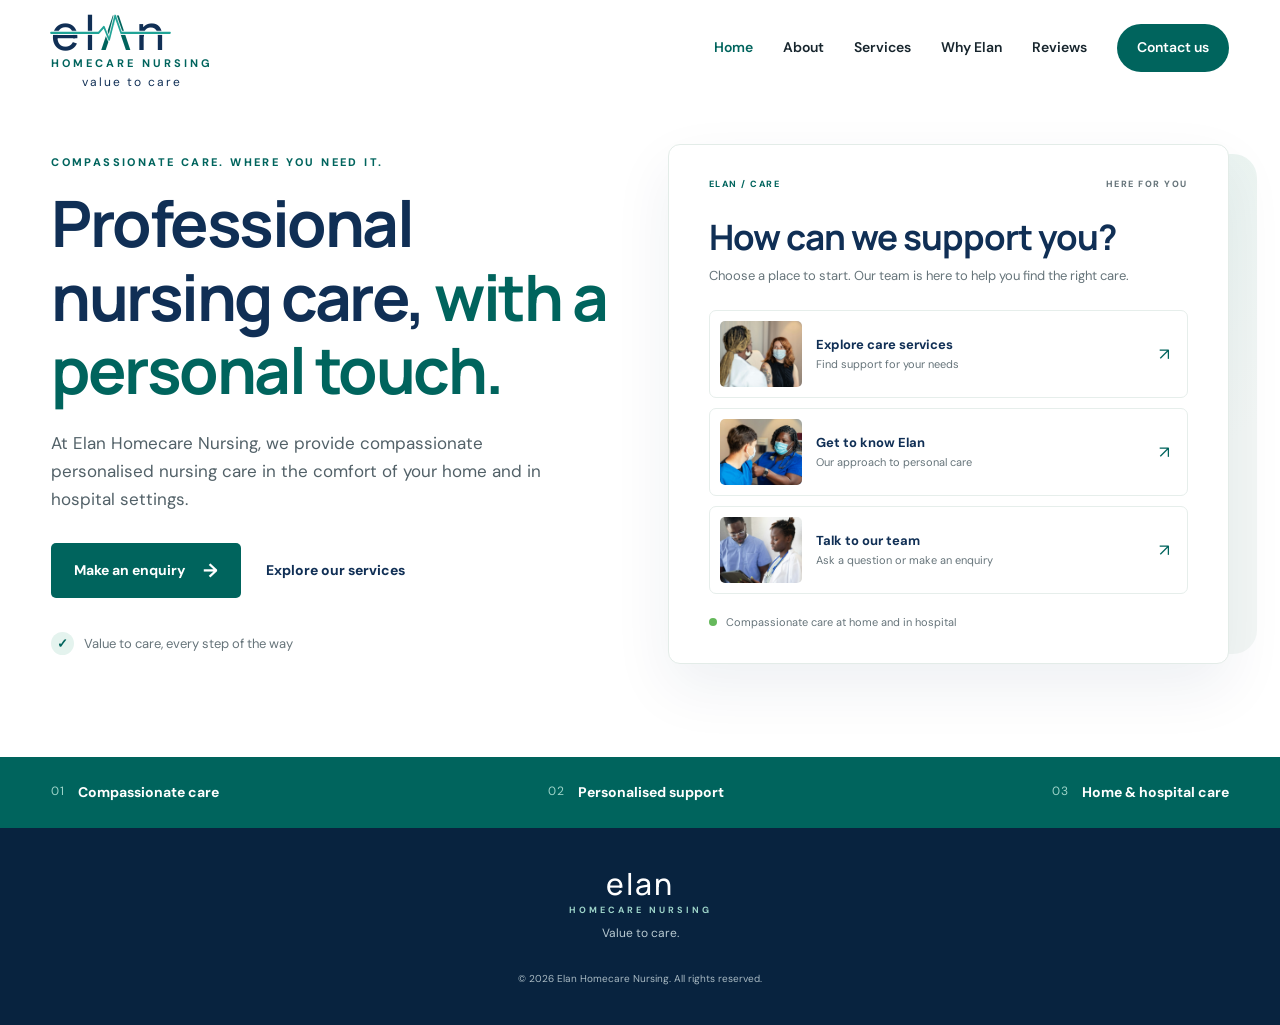
<file: index.html>
<!DOCTYPE html>
<html lang="en">
<head>
  <meta charset="UTF-8">
  <meta name="viewport" content="width=device-width, initial-scale=1.0">
  <meta name="description" content="Elan Homecare Nursing provides compassionate, personalised nursing care at home and in hospital settings.">
  <title>Elan Homecare Nursing | Value to Care</title>
  <link rel="preconnect" href="https://fonts.googleapis.com">
  <link rel="preconnect" href="https://fonts.gstatic.com" crossorigin>
  <link href="https://fonts.googleapis.com/css2?family=DM+Sans:wght@400;500;600;700&family=Manrope:wght@400;500;600;700;800&display=swap" rel="stylesheet">
  <link rel="stylesheet" href="style.css">
</head>
<body>
  <header class="site-header">
    <a class="brand" href="#home" aria-label="Elan Homecare Nursing home">
      <span class="brand-name">
        el<span class="brand-a">Λ</span>n
        <svg class="brand-pulse" viewBox="0 0 180 56" preserveAspectRatio="none" aria-hidden="true">
          <path class="brand-pulse-halo" d="M0 29H72L80 22L88 37L97 9L106 29H180"></path>
          <path class="brand-pulse-line" d="M0 29H72L80 22L88 37L97 9L106 29H180"></path>
        </svg>
      </span>
      <span class="brand-sub">HOMECARE NURSING</span>
      <span class="brand-tag">value to care</span>
    </a>
    <button class="menu-toggle" id="menuToggle" aria-label="Open navigation" aria-expanded="false">☰</button>
    <nav class="nav" id="mainNav">
      <a href="#home">Home</a>
      <a href="#about">About</a>
      <a href="#services">Services</a>
      <a href="#why-us">Why Elan</a>
      <a href="#reviews">Reviews</a>
      <a href="#contact" class="nav-cta">Contact us</a>
    </nav>
  </header>

  <main>
    <section class="hero" id="home">
      <div class="hero-copy">
        <p class="eyebrow">COMPASSIONATE CARE. WHERE YOU NEED IT.</p>
        <h1>Professional nursing care, <span>with a personal touch.</span></h1>
        <p class="hero-intro">At Elan Homecare Nursing, we provide compassionate personalised nursing care in the comfort of your home and in hospital settings.</p>
        <div class="hero-actions">
          <a class="button button-primary" href="#contact">Make an enquiry <span>→</span></a>
          <a class="text-link" href="#services">Explore our services</a>
        </div>
        <div class="hero-note"><span class="note-mark">✓</span> Value to care, every step of the way</div>
      </div>
      <div class="hero-visual">
        <div class="pathways-panel">
          <div class="pathways-kicker"><span class="pathways-mark">ELAN / CARE</span><span>HERE FOR YOU</span></div>
          <h2>How can we support you?</h2>
          <p>Choose a place to start. Our team is here to help you find the right care.</p>
          <div class="pathway-links">
            <a class="pathway-link" href="#services">
              <img class="pathway-image" src="assets/palliative-care.jpg" alt="">
              <span><strong>Explore care services</strong><small>Find support for your needs</small></span>
              <span class="pathway-arrow" aria-hidden="true">↗</span>
            </a>
            <a class="pathway-link" href="#about">
              <img class="pathway-image" src="assets/elan-team.jpg" alt="">
              <span><strong>Get to know Elan</strong><small>Our approach to personal care</small></span>
              <span class="pathway-arrow" aria-hidden="true">↗</span>
            </a>
            <a class="pathway-link" href="#contact">
              <img class="pathway-image" src="assets/care-coordination.jpg" alt="">
              <span><strong>Talk to our team</strong><small>Ask a question or make an enquiry</small></span>
              <span class="pathway-arrow" aria-hidden="true">↗</span>
            </a>
          </div>
          <div class="pathways-footer"><span class="caption-dot"></span> Compassionate care at home and in hospital</div>
        </div>
      </div>
    </section>

    <section class="trust-strip" aria-label="Our care approach">
      <div><span>01</span><strong>Compassionate care</strong></div>
      <div><span>02</span><strong>Personalised support</strong></div>
      <div><span>03</span><strong>Home & hospital care</strong></div>
    </section>

    <section class="section about-section" id="about">
      <div class="section-image">
        <img src="assets/elan-team.jpg" alt="Nurse in blue scrubs speaking with a patient" loading="lazy">
        <div class="image-stamp"><strong>ELAN</strong><span>VALUE TO CARE</span></div>
      </div>
      <div class="section-copy">
        <p class="eyebrow">ABOUT ELAN</p>
        <h2>Care centred around <span>you.</span></h2>
        <p>At Elan Homecare Nursing, we believe that care should be compassionate, personalised and delivered with dignity. We provide nursing care in the comfort of your home and in hospital settings.</p>
        <p>Our focus is on supporting patients and coordinating care in a way that responds to their individual needs.</p>
        <a class="text-link" href="#contact">Talk to our team <span>→</span></a>
      </div>
    </section>

    <section class="section services-section" id="services">
      <div class="section-heading">
        <p class="eyebrow">HOW WE CAN HELP</p>
        <h2>Our nursing <span>services</span></h2>
        <p>Personalised nursing support for different care needs.</p>
      </div>
      <div class="service-grid">
        <a class="service-card" href="#contact" data-service="Palliative care">
          <span class="service-number">01</span>
          <img class="service-image" src="assets/palliative-care.jpg" alt="Nurse speaking with a patient during a care visit" loading="lazy">
          <div class="service-card-content"><div class="service-icon" aria-hidden="true">♡</div><h3>Palliative care</h3><p>Compassionate support focused on comfort, dignity and quality of life.</p><span class="service-card-action">Enquire about this service <span aria-hidden="true">→</span></span></div>
        </a>
        <a class="service-card" href="#contact" data-service="Chronic illness management">
          <span class="service-number">02</span>
          <img class="service-image" src="assets/chronic-care.jpg" alt="Nurse checking a patient's blood pressure" loading="lazy">
          <div class="service-card-content"><div class="service-icon" aria-hidden="true">✚</div><h3>Chronic illness management</h3><p>Nursing support for people living with ongoing health conditions.</p><span class="service-card-action">Enquire about this service <span aria-hidden="true">→</span></span></div>
        </a>
        <a class="service-card" href="#contact" data-service="Post-hospitalisation care">
          <span class="service-number">03</span>
          <img class="service-image" src="assets/recovery-care.jpg" alt="Care team supporting a patient during recovery" loading="lazy">
          <div class="service-card-content"><div class="service-icon" aria-hidden="true">⌂</div><h3>Post-hospitalisation care</h3><p>Support for patients as they continue their recovery after hospitalisation.</p><span class="service-card-action">Enquire about this service <span aria-hidden="true">→</span></span></div>
        </a>
        <a class="service-card" href="#contact" data-service="Nursing procedures">
          <span class="service-number">04</span>
          <img class="service-image" src="assets/nursing-procedures.jpg" alt="Nurse preparing a stethoscope for a care procedure" loading="lazy">
          <div class="service-card-content"><div class="service-icon" aria-hidden="true">＋</div><h3>Nursing procedures</h3><p>Nursing procedures delivered in appropriate care settings.</p><span class="service-card-action">Enquire about this service <span aria-hidden="true">→</span></span></div>
        </a>
        <a class="service-card" href="#contact" data-service="Patient procedures">
          <span class="service-number">05</span>
          <img class="service-image" src="assets/patient-procedures.jpg" alt="Nurse providing hands-on patient care" loading="lazy">
          <div class="service-card-content"><div class="service-icon" aria-hidden="true">♡</div><h3>Patient procedures</h3><p>Patient-focused procedural support based on individual care needs.</p><span class="service-card-action">Enquire about this service <span aria-hidden="true">→</span></span></div>
        </a>
        <a class="service-card" href="#contact" data-service="Coordinated multidisciplinary care">
          <span class="service-number">06</span>
          <img class="service-image" src="assets/care-coordination.jpg" alt="Two nurses coordinating a patient's care" loading="lazy">
          <div class="service-card-content"><div class="service-icon" aria-hidden="true">⌘</div><h3>Coordinated multidisciplinary care</h3><p>Coordination of care involving the relevant members of a multidisciplinary team.</p><span class="service-card-action">Enquire about this service <span aria-hidden="true">→</span></span></div>
        </a>
      </div>
    </section>

    <section class="why-section" id="why-us">
      <div class="why-photo">
        <img src="assets/palliative-care.jpg" alt="Nurse speaking with and caring for her patient" loading="lazy">
      </div>
      <div class="why-copy">
        <p class="eyebrow">THE ELAN APPROACH</p>
        <h2>Because every person deserves <span>care that matters.</span></h2>
        <ul>
          <li><span>✓</span> Compassionate and respectful care</li>
          <li><span>✓</span> Personalised nursing support</li>
          <li><span>✓</span> Care in home and hospital settings</li>
          <li><span>✓</span> Coordinated multidisciplinary care</li>
        </ul>
        <a class="button button-light" href="#contact">Get in touch <span>→</span></a>
      </div>
    </section>

    <section class="reviews-section" id="reviews">
      <div class="reviews-inner">
        <div class="section-heading">
          <p class="eyebrow">YOUR EXPERIENCE MATTERS</p>
          <h2>Ratings &amp; <span>comments</span></h2>
          <p>Share feedback about your experience with Elan Homecare Nursing.</p>
        </div>
        <div class="reviews-grid">
          <form class="review-form" id="reviewForm">
            <h3>Leave a review</h3>
            <label for="reviewName">Your name</label>
            <input id="reviewName" name="name" type="text" maxlength="80" placeholder="Enter your name" required>
            <fieldset class="rating-field">
              <legend>Your rating</legend>
              <div class="rating-options">
                <input id="rating5" name="rating" type="radio" value="5" required>
                <label for="rating5" aria-label="5 stars">★</label>
                <input id="rating4" name="rating" type="radio" value="4">
                <label for="rating4" aria-label="4 stars">★</label>
                <input id="rating3" name="rating" type="radio" value="3">
                <label for="rating3" aria-label="3 stars">★</label>
                <input id="rating2" name="rating" type="radio" value="2">
                <label for="rating2" aria-label="2 stars">★</label>
                <input id="rating1" name="rating" type="radio" value="1">
                <label for="rating1" aria-label="1 star">★</label>
              </div>
            </fieldset>
            <label for="reviewComment">Your comments</label>
            <textarea id="reviewComment" name="comment" rows="4" maxlength="500" placeholder="Tell us about your experience" required></textarea>
            <button class="button button-primary" type="submit">Submit review <span>→</span></button>
            <small class="review-note">Once the review service is configured, submissions will be sent privately to Elan and will not be published.</small>
            <p class="review-status" id="reviewStatus" aria-live="polite"></p>
          </form>
          <div class="reviews-display review-privacy">
            <div class="review-privacy-icon" aria-hidden="true">✓</div>
            <h3>Your feedback matters</h3>
            <p>Once the review service is configured, your review will be sent privately to Elan Homecare Nursing. It will not be shown publicly on this website.</p>
          </div>
        </div>
      </div>
    </section>

    <section class="contact-section section" id="contact">
      <div class="contact-intro">
        <p class="eyebrow">WE ARE HERE TO HELP</p>
        <h2>Let's talk about <span>your care needs.</span></h2>
        <p>Contact Elan Homecare Nursing for bookings and enquiries.</p>
        <div class="contact-details">
          <a href="tel:+256779688091"><span class="contact-icon">☎</span><span><small>Call us</small>0779 688 091</span></a>
          <a href="tel:+256748499278"><span class="contact-icon">☎</span><span><small>Call us</small>0748 499 278</span></a>
          <a href="tel:+256783063799"><span class="contact-icon">☎</span><span><small>Call us</small>0783 063 799</span></a>
          <a href="mailto:elanhomenursing@gmail.com"><span class="contact-icon">✉</span><span><small>Email us</small>elanhomenursing@gmail.com</span></a>
          <details class="whatsapp-contact">
            <summary><span class="contact-icon" aria-hidden="true">☎</span><span><small>WhatsApp us</small>Choose a number</span></summary>
            <div class="whatsapp-contact-options">
              <a href="https://wa.me/256783063799" target="_blank" rel="noopener noreferrer">+256 783 063 799</a>
              <a href="https://wa.me/256779688091" target="_blank" rel="noopener noreferrer">+256 779 688 091</a>
            </div>
          </details>
        </div>
      </div>
      <form class="enquiry-form" id="enquiryForm">
        <h3>Send an enquiry</h3>
        <p>Fill in your details, then choose email or WhatsApp.</p>
        <label for="name">Your name</label>
        <input id="name" name="name" type="text" placeholder="Enter your name" required>
        <label for="location">Your location</label>
        <input id="location" name="location" type="text" placeholder="Enter your area, town or district" required>
        <label for="phone">Phone number</label>
        <input id="phone" name="phone" type="tel" placeholder="Enter your phone number" required>
        <label for="service">Service you are enquiring about</label>
        <select id="service" name="service" required>
          <option value="">Select a service</option>
          <option>Palliative care</option><option>Chronic illness management</option>
          <option>Post-hospitalisation care</option><option>Nursing procedures</option>
          <option>Patient procedures</option><option>Coordinated multidisciplinary care</option>
          <option>General enquiry</option>
        </select>
        <label for="message">Message</label>
        <textarea id="message" name="message" rows="4" placeholder="How can we help?"></textarea>
        <button class="button button-primary" type="submit" name="channel" value="email">Prepare email enquiry <span>→</span></button>
        <button class="button button-whatsapp" id="whatsappOptionsToggle" type="button" aria-expanded="false" aria-controls="whatsappOptions"><span aria-hidden="true">☎</span> Inquire on WhatsApp <span>⌄</span></button>
        <div class="whatsapp-options" id="whatsappOptions" hidden>
          <button class="button button-whatsapp-option" type="submit" name="channel" value="whatsapp-256783063799">+256 783 063 799 <span>→</span></button>
          <button class="button button-whatsapp-option" type="submit" name="channel" value="whatsapp-256779688091">+256 779 688 091 <span>→</span></button>
        </div>
        <small class="form-note">Please do not include urgent medical or highly sensitive information in this form.</small>
      </form>
    </section>
  </main>

  <footer class="footer">
    <a class="footer-brand" href="#home">elan <span>HOMECARE NURSING</span></a>
    <p>Value to care.</p>
    <small>© <span id="year"></span> Elan Homecare Nursing. All rights reserved.</small>
  </footer>
  <a class="floating-call" href="tel:+256779688091" aria-label="Call Elan Homecare Nursing">☎</a>
  <script src="script.js"></script>
  <script type="module" src="reviews.js"></script>
</body>
</html>
</file>
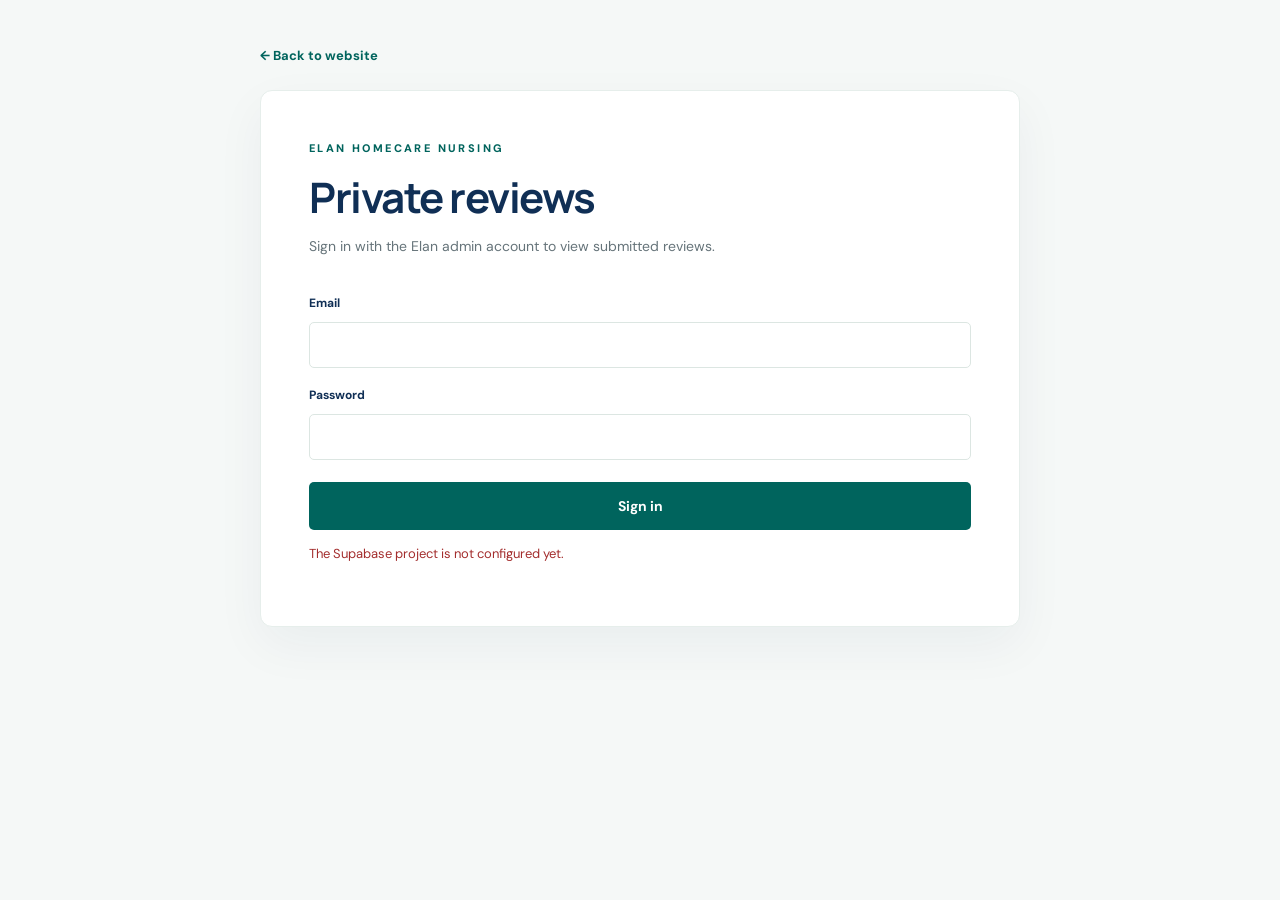
<file: admin.html>
<!DOCTYPE html>
<html lang="en">
<head>
  <meta charset="UTF-8">
  <meta name="viewport" content="width=device-width, initial-scale=1.0">
  <meta name="robots" content="noindex, nofollow">
  <title>Private Reviews | Elan Homecare Nursing</title>
  <link rel="preconnect" href="https://fonts.googleapis.com">
  <link rel="preconnect" href="https://fonts.gstatic.com" crossorigin>
  <link href="https://fonts.googleapis.com/css2?family=DM+Sans:wght@400;500;600;700&family=Manrope:wght@400;500;600;700;800&display=swap" rel="stylesheet">
  <link rel="stylesheet" href="style.css">
</head>
<body class="admin-page">
  <main class="admin-main">
    <a class="admin-back" href="index.html">← Back to website</a>
    <section class="admin-panel">
      <p class="eyebrow">ELAN HOMECARE NURSING</p>
      <h1>Private reviews</h1>
      <p class="admin-intro">Sign in with the Elan admin account to view submitted reviews.</p>
      <form class="admin-login" id="adminLogin">
        <label for="adminEmail">Email</label>
        <input id="adminEmail" name="email" type="email" autocomplete="username" required>
        <label for="adminPassword">Password</label>
        <input id="adminPassword" name="password" type="password" autocomplete="current-password" required>
        <button class="button button-primary" type="submit">Sign in</button>
      </form>
      <div class="admin-toolbar" id="adminToolbar" hidden>
        <p id="adminIdentity"></p>
        <button class="button button-secondary" id="refreshReviews" type="button">Refresh</button>
        <button class="button button-secondary" id="adminSignOut" type="button">Sign out</button>
      </div>
      <p class="admin-status" id="adminStatus" role="status" aria-live="polite"></p>
      <div class="admin-review-list" id="adminReviewList" aria-live="polite"></div>
    </section>
  </main>
  <script type="module" src="admin.js"></script>
</body>
</html>
</file>
<file: style.css>
:root {
  --teal: #00645d;
  --teal-dark: #004e49;
  --navy: #102f55;
  --ink: #17252d;
  --muted: #66747a;
  --pale: #eef6f4;
  --white: #fff;
}
* { box-sizing: border-box; }
html { scroll-behavior: smooth; }
body { margin: 0; color: var(--ink); font-family: "DM Sans", sans-serif; line-height: 1.65; }
a { color: inherit; text-decoration: none; }
img { display: block; max-width: 100%; }
main > [hidden] { display: none !important; }
.site-header { width: min(1180px, 92%); margin: auto; min-height: 96px; display: flex; align-items: center; justify-content: space-between; gap: 30px; }
.brand { display: flex; flex-direction: column; align-items: flex-start; line-height: 1; color: var(--navy); }
.brand-name { position: relative; display: inline-block; white-space: nowrap; font-family: Manrope, sans-serif; font-size: 48px; letter-spacing: 5px; font-weight: 500; }
.brand-a { color: var(--teal); }
.brand-pulse { position: absolute; inset: 0; width: 100%; height: 100%; overflow: visible; pointer-events: none; }
.brand-pulse path { fill: none; stroke-linecap: round; stroke-linejoin: round; }
.brand-pulse-halo { stroke: white; stroke-width: 5; opacity: .9; }
.brand-pulse-line { stroke: #20a497; stroke-width: 2.5; }
.brand-sub { color: var(--teal); font-size: 11px; letter-spacing: 3px; font-weight: 700; margin-top: 2px; }
.brand-tag { font-size: 12px; letter-spacing: 2px; margin: 7px auto 0; }
.nav { display: flex; align-items: center; gap: 30px; font-size: 14px; font-weight: 600; }
.nav a:hover, .text-link:hover { color: var(--teal); }
.nav a[aria-current="page"]:not(.nav-cta) { color: var(--teal); }
.nav-cta { background: var(--teal); color: white; padding: 12px 20px; border-radius: 30px; }
.nav-cta:hover { background: var(--teal-dark); color: white !important; }
.menu-toggle { display: none; border: 0; background: none; font-size: 27px; color: var(--navy); }
.hero { width: min(1180px, 92%); margin: 30px auto 75px; display: grid; grid-template-columns: 1fr 1fr; align-items: center; gap: 55px; min-height: 500px; }
.eyebrow { color: var(--teal); letter-spacing: 2.4px; font-size: 11px; font-weight: 800; margin: 0 0 15px; }
h1, h2, h3 { font-family: Manrope, sans-serif; line-height: 1.15; }
h1 { color: var(--navy); font-size: clamp(42px, 5vw, 65px); letter-spacing: -2.5px; margin: 0 0 22px; }
h1 span, h2 span { color: var(--teal); }
.hero-intro { color: #526168; font-size: 17px; max-width: 520px; }
.hero-actions { display: flex; align-items: center; gap: 25px; margin-top: 30px; flex-wrap: wrap; }
.button { display: inline-flex; align-items: center; justify-content: center; gap: 18px; border: 0; border-radius: 5px; padding: 15px 23px; font: 700 14px "DM Sans", sans-serif; cursor: pointer; transition: .2s; }
.button-primary { color: white; background: var(--teal); }
.button-primary:hover { background: var(--teal-dark); transform: translateY(-2px); }
.button-whatsapp { color: white; background: linear-gradient(120deg, #24a05a, #087f69); box-shadow: 0 5px 14px #087f6930; }
.button-whatsapp:hover { background: linear-gradient(120deg, #1d8b4e, #066c5a); box-shadow: 0 7px 18px #087f6940; transform: translateY(-2px); }
.button-whatsapp-option { color: #11633f; background: #e9f7ee; border: 1px solid #c1e6ce; justify-content: space-between; }
.button-whatsapp-option:hover { background: #d7f0e0; }
.button span { font-size: 19px; }
.text-link { color: var(--navy); font-size: 14px; font-weight: 700; }
.hero-note { margin-top: 34px; color: var(--muted); font-size: 13px; display: flex; gap: 10px; align-items: center; }
.note-mark { display: grid; place-items: center; background: #e4f3ee; color: var(--teal); width: 23px; height: 23px; border-radius: 50%; font-weight: 800; }
.hero-visual { position: relative; padding: 18px 0; }
.hero-visual:before { content: ""; position: absolute; z-index: -1; width: 82%; height: 90%; right: -5%; top: 5%; border-radius: 24px; background: linear-gradient(145deg, #e2f1ed, #f3f7f5 72%); }
.pathways-panel { position: relative; padding: 32px clamp(24px, 4vw, 40px); background: white; border: 1px solid #e3ece8; border-radius: 12px; box-shadow: 0 24px 60px #102f5512; }
.pathways-kicker { display: flex; align-items: center; justify-content: space-between; gap: 12px; color: var(--muted); font-size: 9px; font-weight: 800; letter-spacing: 1.5px; }
.pathways-mark { color: var(--teal); }
.pathways-panel h2 { font-size: clamp(26px, 3vw, 35px); letter-spacing: -1px; margin: 25px 0 8px; }
.pathways-panel > p { color: var(--muted); font-size: 13px; margin: 0; }
.pathway-links { display: grid; gap: 10px; margin-top: 23px; }
.pathway-link { display: grid; grid-template-columns: 82px 1fr 18px; align-items: center; gap: 14px; padding: 10px; border: 1px solid #e6eeeb; border-radius: 7px; transition: background .2s, border-color .2s, transform .2s; }
.pathway-link:hover { background: #f5faf8; border-color: #b6d8cf; transform: translateX(3px); }
.pathway-image { width: 82px; height: 66px; object-fit: cover; border-radius: 5px; }
.pathway-link strong, .pathway-link small { display: block; }
.pathway-link strong { color: var(--navy); font-size: 13px; }
.pathway-link small { color: var(--muted); font-size: 11px; }
.pathway-arrow { color: var(--teal); font-size: 17px; }
.pathways-footer { display: flex; align-items: center; gap: 9px; margin-top: 19px; color: var(--muted); font-size: 11px; }
.pathways-footer .caption-dot { flex: 0 0 8px; width: 8px; height: 8px; }
.caption-dot { width: 11px; height: 11px; border-radius: 50%; background: #65b85b; }
.trust-strip { background: var(--teal); color: white; padding: 24px max(4%, calc((100% - 1180px)/2)); display: flex; justify-content: space-between; gap: 20px; flex-wrap: wrap; }
.trust-strip div { display: flex; align-items: center; gap: 13px; font-size: 14px; }
.trust-strip span { color: #9dd4c9; font-size: 12px; letter-spacing: 1px; }
.section { width: min(1180px, 92%); margin: auto; padding: 100px 0; }
.about-section { display: grid; grid-template-columns: 1fr 1fr; gap: 95px; align-items: center; }
.section-image { position: relative; }
.section-image img { height: 470px; width: 100%; object-fit: cover; object-position: center 38%; border-radius: 8px 100px 8px 8px; box-shadow: 0 24px 55px #102f551a; }
.image-stamp { position: absolute; bottom: -22px; right: -20px; background: var(--teal); color: white; width: 115px; height: 115px; border-radius: 50%; display: flex; flex-direction: column; justify-content: center; align-items: center; }
.image-stamp strong { font: 700 25px Manrope; letter-spacing: 3px; }
.image-stamp span { font-size: 7px; letter-spacing: 1px; }
h2 { font-size: clamp(32px, 4vw, 45px); letter-spacing: -1.5px; color: var(--navy); margin: 0 0 20px; }
.section-copy p:not(.eyebrow) { color: var(--muted); font-size: 15px; margin-bottom: 17px; }
.section-copy .text-link { display: inline-block; margin-top: 12px; }
.services-section { width: 100%; background: #f5f8f7; padding-left: max(4%, calc((100% - 1180px)/2)); padding-right: max(4%, calc((100% - 1180px)/2)); }
.section-heading { text-align: center; max-width: 600px; margin: 0 auto 45px; }
.section-heading > p:last-child { color: var(--muted); margin-top: -5px; }
.service-grid { display: grid; grid-template-columns: repeat(3, 1fr); gap: 18px; }
.service-card { display: block; color: inherit; background: white; min-height: 355px; border: 1px solid #e6eeeb; border-radius: 7px; position: relative; overflow: hidden; transition: .2s; }
.service-card:hover { transform: translateY(-5px); box-shadow: 0 15px 35px #0b49400f; }
.service-card:focus-visible, .pathway-link:focus-visible { outline: 3px solid #58a99a; outline-offset: 3px; }
.service-image { width: 100%; height: 175px; object-fit: cover; }
.service-number { position: absolute; z-index: 1; top: 14px; right: 14px; display: grid; place-items: center; width: 34px; height: 34px; color: var(--navy); background: #ffffffeb; border-radius: 50%; font-size: 11px; font-weight: 700; }
.service-card-content { padding: 22px 24px 25px; }
.service-icon { width: 42px; height: 42px; display: grid; place-items: center; border-radius: 50%; background: #e8f4f0; color: var(--teal); font-size: 22px; }
.service-card h3 { color: var(--navy); font-size: 18px; margin: 14px 0 9px; }
.service-card p { color: var(--muted); font-size: 13px; margin: 0; }
.service-card-action { display: flex; align-items: center; justify-content: space-between; gap: 8px; margin-top: 18px; color: var(--teal); font-size: 12px; font-weight: 700; }
.service-card-action > span { font-size: 17px; }
.why-section { display: grid; grid-template-columns: 1fr 1fr; background: var(--navy); color: white; min-height: 490px; }
.why-photo img { width: 100%; height: 100%; min-height: 490px; object-fit: cover; }
.why-copy { padding: 75px clamp(35px, 7vw, 100px); align-self: center; }
.why-copy .eyebrow { color: #9ed7ca; }
.why-copy h2 { color: white; font-size: clamp(32px, 4vw, 43px); }
.why-copy h2 span { color: #8dd0c1; }
.why-copy ul { list-style: none; padding: 0; margin: 27px 0 30px; }
.why-copy li { display: flex; gap: 12px; margin: 12px 0; font-size: 14px; color: #e3eeed; }
.why-copy li span { color: #8dd0c1; font-weight: 800; }
.button-light { background: white; color: var(--teal); }
.button-light:hover { background: #e8f4f0; }
.reviews-section { background: #f5f8f7; padding: 85px max(4%, calc((100% - 1180px)/2)); }
.reviews-inner { max-width: 1180px; margin: auto; }
.reviews-section .section-heading { margin-bottom: 38px; }
.reviews-grid { display: grid; grid-template-columns: minmax(280px, .8fr) minmax(0, 1.2fr); gap: 30px; align-items: start; }
.review-form, .reviews-display { background: white; border: 1px solid #e6eeeb; border-radius: 8px; padding: 30px; }
.review-privacy { display: grid; align-content: center; justify-items: start; min-height: 100%; }
.review-privacy-icon { display: grid; place-items: center; width: 42px; height: 42px; border-radius: 50%; color: var(--teal); background: #e4f3ee; font-weight: 800; }
.review-privacy h3 { margin: 18px 0 4px; color: var(--navy); font-size: 19px; }
.review-privacy p { color: var(--muted); font-size: 13px; }
.review-privacy .review-status { margin-top: 12px; }
.review-privacy { display: grid; align-content: center; justify-items: start; min-height: 100%; }
.review-privacy-icon { display: grid; place-items: center; width: 42px; height: 42px; border-radius: 50%; color: var(--teal); background: #e4f3ee; font-weight: 800; }
.review-privacy h3 { margin: 18px 0 4px; color: var(--navy); font-size: 19px; }
.review-privacy p { color: var(--muted); font-size: 13px; }
.review-privacy .review-status { margin-top: 12px; }
.review-form h3 { color: var(--navy); font-size: 23px; margin: 0 0 18px; }
.review-form > label, .rating-field legend { display: block; color: var(--navy); font-size: 12px; font-weight: 700; margin: 16px 0 6px; }
.review-form input[type="text"], .review-form textarea { width: 100%; border: 1px solid #dce6e2; border-radius: 4px; padding: 12px; background: white; font: 14px "DM Sans", sans-serif; color: var(--ink); }
.review-form textarea { resize: vertical; }
.rating-field { border: 0; padding: 0; margin: 0; }
.rating-options { display: flex; flex-direction: row-reverse; justify-content: flex-end; width: fit-content; }
.rating-options input { position: absolute; left: -9999px; width: 1px; height: 1px; opacity: 0; }
.rating-options label { color: #cbd6d2; cursor: pointer; font-size: 30px; line-height: 1.2; padding-right: 4px; }
.rating-options label:hover, .rating-options label:hover ~ label, .rating-options input:checked + label, .rating-options input:checked ~ label { color: #e0a52b; }
.rating-options input:focus-visible + label { outline: 2px solid var(--teal); outline-offset: 2px; border-radius: 2px; }
.review-form button { margin-top: 20px; width: 100%; }
.review-note, .review-status { display: block; color: var(--muted); font-size: 11px; line-height: 1.5; margin: 13px 0 0; }
.review-status:not(:empty) { color: var(--teal-dark); font-weight: 600; }
.rating-summary { display: grid; justify-items: center; gap: 3px; border-bottom: 1px solid #e6eeeb; padding: 0 0 22px; }
.rating-average { color: var(--navy); font: 700 40px Manrope, sans-serif; line-height: 1.2; }
.rating-stars, .review-card-stars { color: #e0a52b; letter-spacing: 2px; }
.rating-stars { font-size: 20px; }
.rating-count { color: var(--muted); font-size: 12px; }
.review-list { display: grid; gap: 16px; max-height: 430px; overflow-y: auto; padding-top: 20px; }
.review-empty { color: var(--muted); font-size: 14px; margin: 0; text-align: center; padding: 18px 0; }
.review-card { border-bottom: 1px solid #e6eeeb; padding-bottom: 15px; }
.review-card:last-child { border-bottom: 0; padding-bottom: 0; }
.review-card-header { display: flex; justify-content: space-between; align-items: center; gap: 12px; }
.review-card-header strong { color: var(--navy); font-size: 13px; }
.review-card time { color: var(--muted); font-size: 11px; }
.review-card-stars { font-size: 13px; margin: 4px 0; }
.review-card p { color: #526168; font-size: 13px; margin: 0; overflow-wrap: anywhere; }
.contact-section { display: grid; grid-template-columns: 1fr 1fr; gap: 90px; align-items: start; }
.contact-intro > p:not(.eyebrow) { color: var(--muted); }
.contact-details { margin-top: 32px; display: grid; gap: 17px; }
.contact-details a { display: flex; align-items: center; gap: 14px; color: var(--navy); font-weight: 600; }
.contact-details small { display: block; color: var(--muted); font-size: 10px; font-weight: 500; }
.contact-icon { width: 40px; height: 40px; border-radius: 50%; display: grid; place-items: center; background: #e8f4f0; color: var(--teal); }
.whatsapp-contact summary { display: flex; align-items: center; gap: 14px; color: var(--navy); font-weight: 600; cursor: pointer; list-style: none; }
.whatsapp-contact summary::-webkit-details-marker { display: none; }
.whatsapp-contact-options { display: grid; gap: 8px; margin: 10px 0 0 54px; }
.whatsapp-contact-options a { color: #11633f; font-size: 13px; font-weight: 700; }
.whatsapp-options { display: grid; gap: 10px; margin-top: 10px; }
.whatsapp-options[hidden] { display: none; }
.whatsapp-options button { margin-top: 0; }
.enquiry-form { background: #f5f8f7; padding: 32px; border-radius: 8px; }
.enquiry-form h3 { color: var(--navy); font-size: 23px; margin: 0 0 8px; }
.enquiry-form p, .form-note { color: var(--muted); font-size: 12px; }
.enquiry-form label { display: block; color: var(--navy); font-size: 12px; font-weight: 700; margin: 16px 0 6px; }
.enquiry-form input, .enquiry-form select, .enquiry-form textarea { width: 100%; border: 1px solid #dce6e2; border-radius: 4px; padding: 12px; background: white; font: 14px "DM Sans"; color: var(--ink); }
.enquiry-form textarea { resize: vertical; }
.enquiry-form button { margin-top: 20px; width: 100%; }
.form-note { display: block; margin-top: 13px; line-height: 1.5; }
.footer { background: #08233f; color: white; text-align: center; padding: 35px 20px; }
.footer-brand { display: block; font: 500 30px Manrope; letter-spacing: 2px; }
.footer-brand span { display: block; color: #9dd4c9; font: 700 9px "DM Sans"; letter-spacing: 3px; }
.footer p { color: #b8c9d1; font-size: 12px; margin: 8px 0 20px; }
.footer small { color: #a9bac3; font-size: 10px; }
.floating-call { display: none; }
.admin-page { min-height: 100vh; background: #f5f8f7; }
.admin-main { width: min(760px, 92%); margin: 0 auto; padding: 42px 0; }
.admin-back { color: var(--teal); font-size: 13px; font-weight: 700; }
.admin-panel { margin-top: 22px; padding: clamp(24px, 5vw, 48px); background: white; border: 1px solid #e6eeeb; border-radius: 12px; box-shadow: 0 18px 50px #102f550d; }
.admin-panel h1 { margin: 0; font-size: clamp(30px, 5vw, 42px); letter-spacing: -1.5px; }
.admin-intro { color: var(--muted); font-size: 14px; }
.admin-login { display: grid; gap: 8px; margin-top: 26px; }
.admin-login label { margin-top: 10px; color: var(--navy); font-size: 12px; font-weight: 700; }
.admin-login input { width: 100%; padding: 13px; border: 1px solid #dce6e2; border-radius: 5px; font: 14px "DM Sans", sans-serif; }
.admin-login button { width: 100%; margin-top: 14px; }
.admin-toolbar { display: flex; align-items: center; flex-wrap: wrap; gap: 10px; margin: 24px 0; }
.admin-toolbar[hidden] { display: none; }
.admin-toolbar p { flex: 1 1 100%; color: var(--muted); font-size: 13px; }
.button-secondary { color: var(--navy); background: #edf4f2; }
.button-secondary:hover { background: #dcebe6; }
.admin-status { min-height: 22px; color: var(--teal-dark); font-size: 13px; }
.admin-status[data-error] { color: #a32d2d; }
.admin-review-list { display: grid; gap: 14px; }
.admin-review-card { padding: 18px; border: 1px solid #e6eeeb; border-radius: 8px; }
.admin-review-heading { display: flex; justify-content: space-between; align-items: center; flex-wrap: wrap; gap: 8px; color: var(--navy); font-size: 13px; }
.admin-review-heading time { color: var(--muted); font-size: 11px; }
.admin-review-stars { margin: 8px 0; color: #d99616; letter-spacing: 2px; }
.admin-review-card > p:last-child, .admin-empty { color: #526168; font-size: 14px; overflow-wrap: anywhere; }
@media (max-width: 800px) {
  .site-header { min-height: 80px; }
  .brand-name { font-size: 39px; }
  .menu-toggle { display: block; }
  .nav { display: none; position: absolute; z-index: 10; top: 75px; left: 4%; right: 4%; background: white; padding: 20px; box-shadow: 0 12px 30px #102f551a; border-radius: 8px; flex-direction: column; align-items: stretch; gap: 18px; }
  .nav.open { display: flex; }
  .nav-cta { text-align: center; }
  .hero { grid-template-columns: 1fr; gap: 35px; margin-top: 25px; }
  .hero-visual { width: 100%; margin: auto; }
  .hero { margin-bottom: 55px; }
  .trust-strip { justify-content: center; }
  .about-section, .contact-section { grid-template-columns: 1fr; gap: 55px; }
  .section { padding: 75px 0; }
  .reviews-section { padding-top: 70px; padding-bottom: 70px; }
  .reviews-grid { grid-template-columns: 1fr; }
  .about-section { gap: 55px; }
  .service-grid { grid-template-columns: repeat(2, 1fr); }
  .why-section { grid-template-columns: 1fr; }
  .why-photo img { min-height: 300px; max-height: 360px; }
  .why-copy { padding: 55px 6%; }
  .contact-section { gap: 35px; }
}
@media (max-width: 520px) {
  h1 { font-size: 43px; }
  .hero-intro { font-size: 15px; }
  .pathways-panel { padding: 25px 20px; }
  .pathway-link { grid-template-columns: 66px 1fr 16px; gap: 10px; padding: 9px; }
  .pathway-image { width: 66px; height: 58px; }
  .trust-strip { align-items: flex-start; flex-direction: column; padding: 22px 8%; }
  .section-image img { height: 310px; }
  .service-grid { grid-template-columns: 1fr; }
  .service-card { min-height: 190px; }
  .enquiry-form { padding: 23px 18px; }
  .review-form, .reviews-display { padding: 23px 18px; }
  .floating-call { display: grid; place-items: center; position: fixed; right: 18px; bottom: 18px; z-index: 20; width: 52px; height: 52px; border-radius: 50%; background: #48b84b; color: white; font-size: 23px; box-shadow: 0 5px 20px #0003; }
}
</file>
